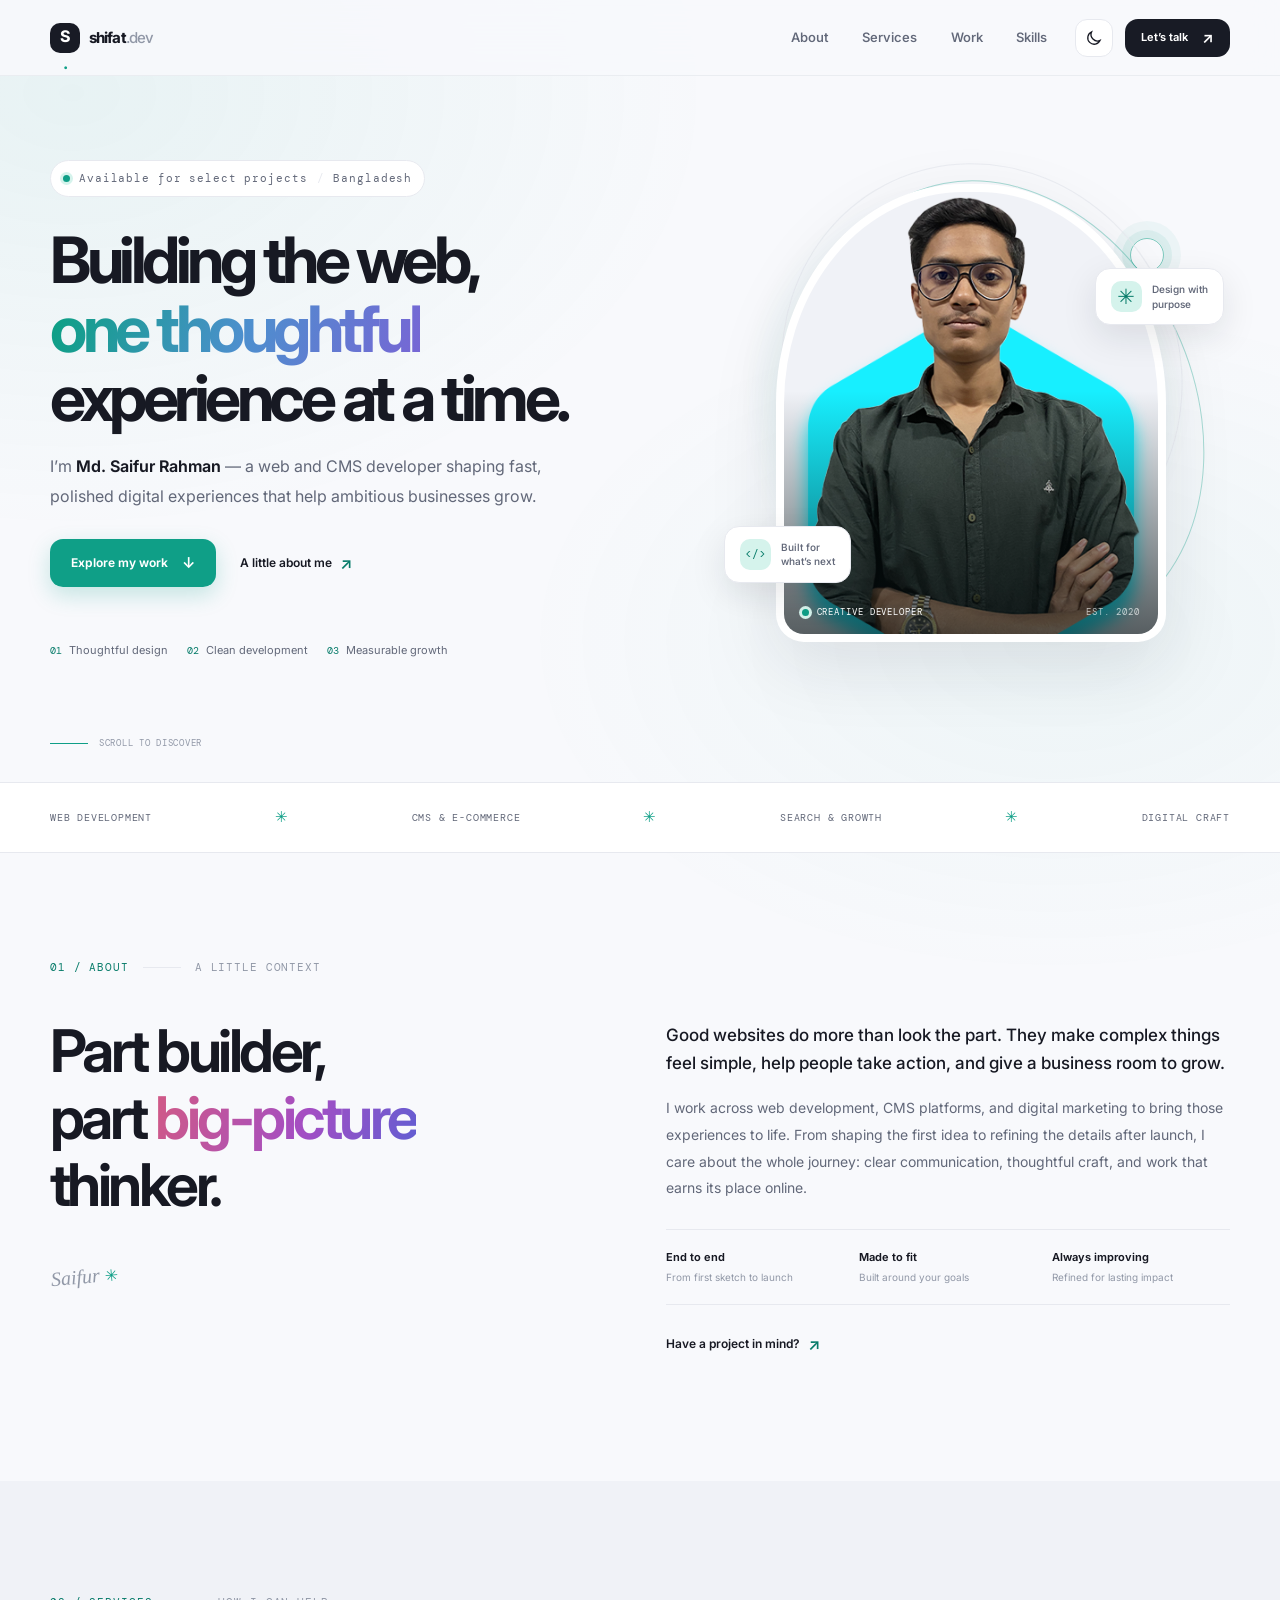
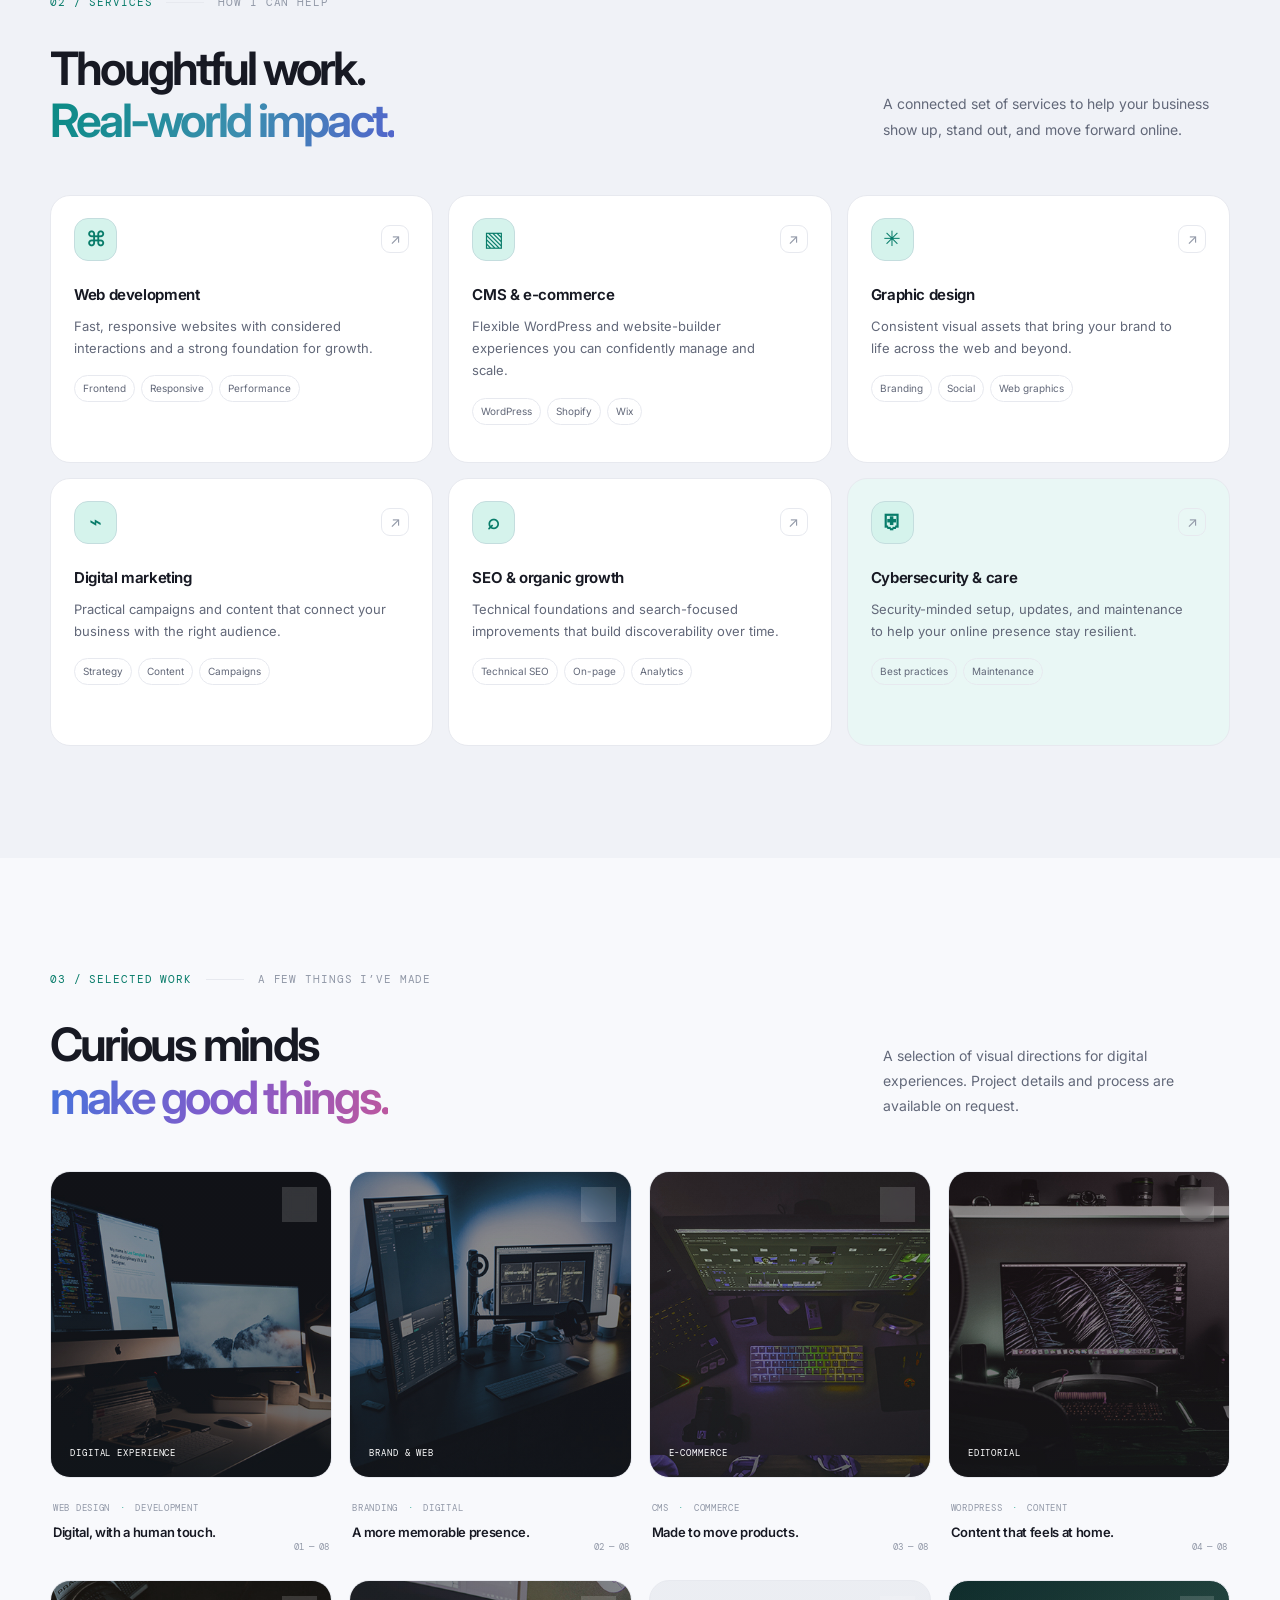
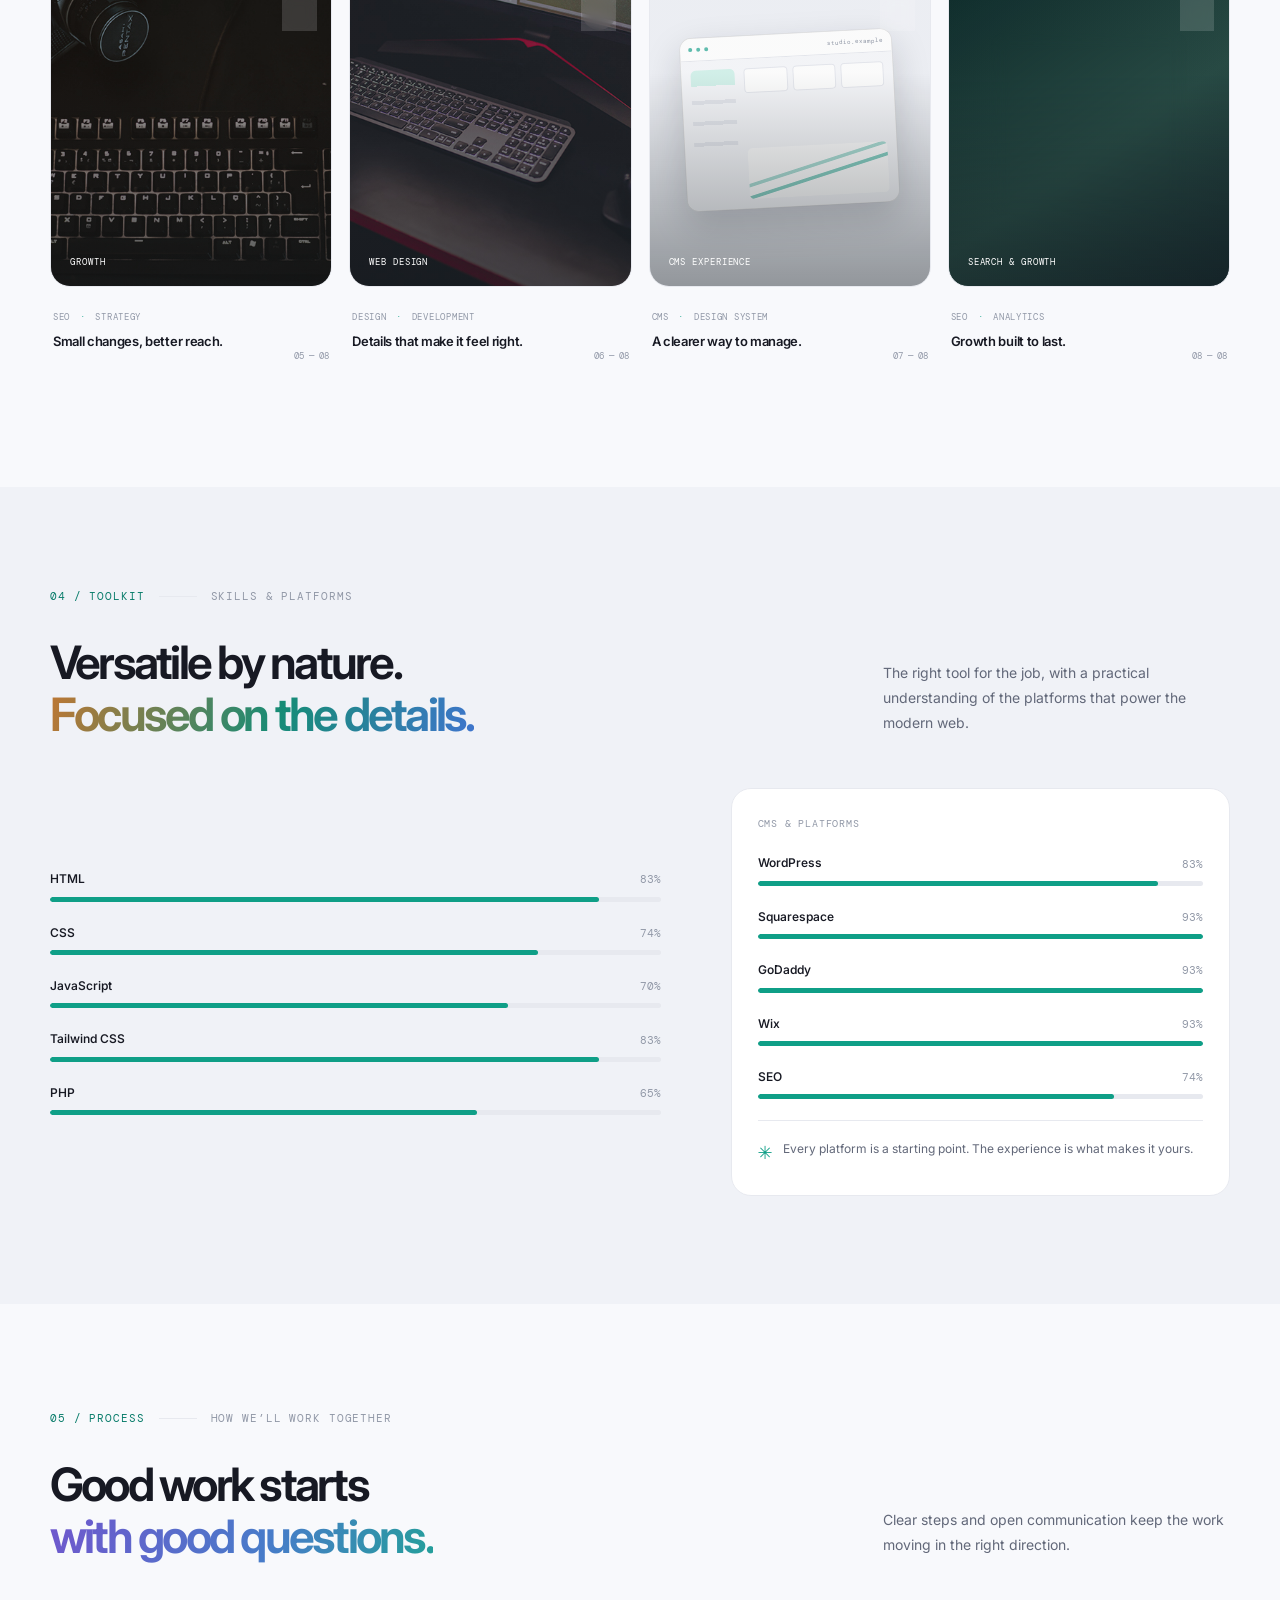
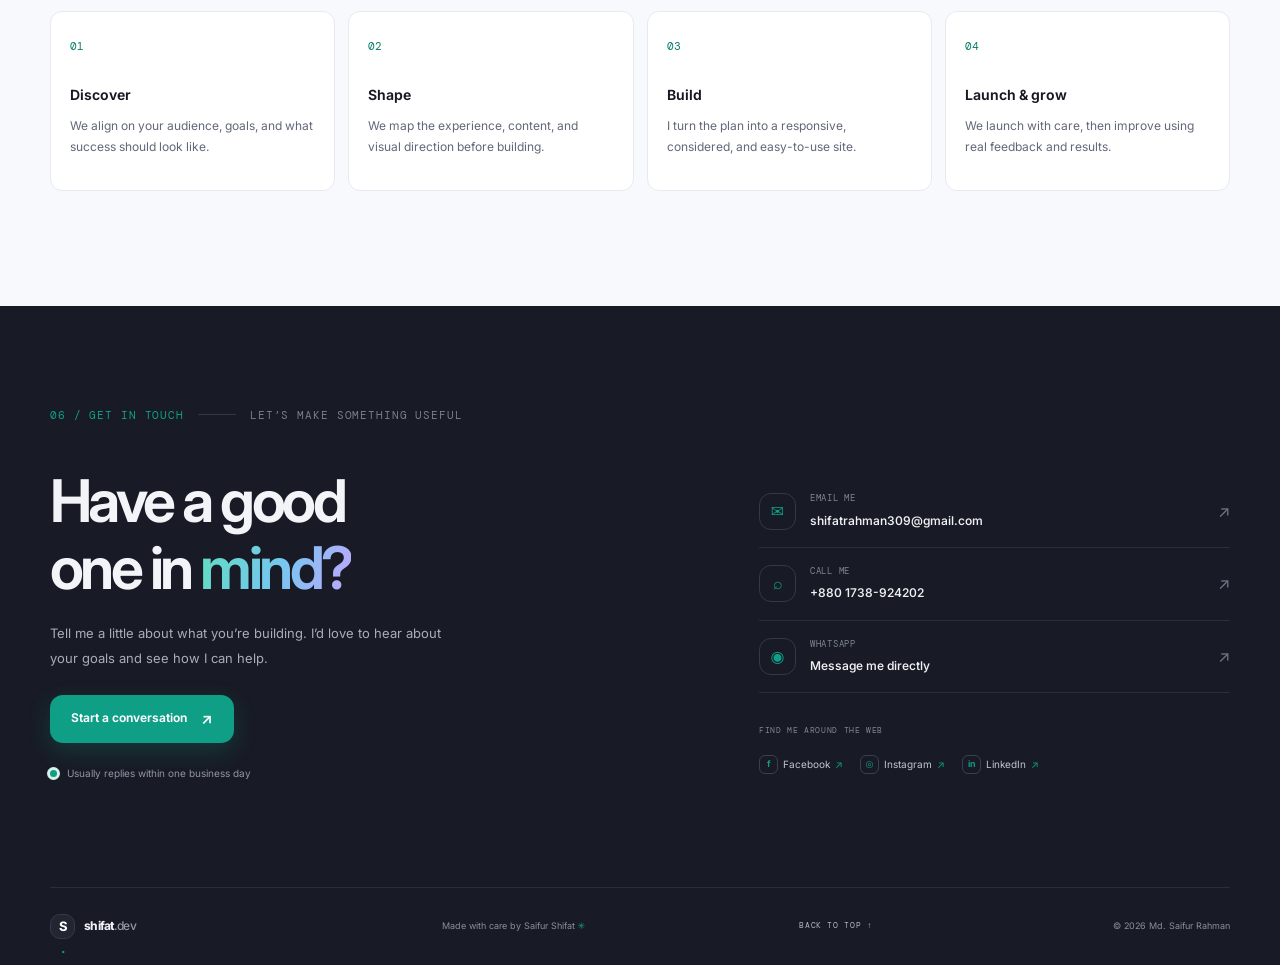
<file: index.html>
<!doctype html>
<html lang="en">

<head>
  <meta charset="utf-8">
  <meta name="viewport" content="width=device-width, initial-scale=1"> 
  <meta name="theme-color" content="#f8f9fc">
  <meta name="description"
    content="Md. Saifur Rahman — web and CMS developer creating thoughtful websites, e-commerce experiences, and digital growth strategies.">
  <title>Shifat Saifur — Web & CMS Developer</title>
  <link rel="icon" href="/images/icon.png" type="image/png">
  <link rel="preconnect" href="https://fonts.googleapis.com">
  <link rel="preconnect" href="https://fonts.gstatic.com" crossorigin>
  <link
    href="https://fonts.googleapis.com/css2?family=DM+Mono:wght@400;500&family=Inter:wght@400;500;600;700;800&display=swap"
    rel="stylesheet">
  <link rel="stylesheet" href="style.css">
</head>

<body>
  <a class="skip-link" href="#main">Skip to content</a>
  <header class="site-header">
    <a class="brand" href="#home" aria-label="Shifat Saifur home"><span
        class="brand-mark">S<span>.</span></span><span>shifat<span class="brand-muted">.dev</span></span></a>
    <button class="menu-toggle icon-button" type="button" aria-label="Open navigation" aria-expanded="false"
      aria-controls="site-nav"><span></span><span></span></button>
    <nav class="site-nav" id="site-nav" aria-label="Main navigation">
      <a href="#about">About</a><a href="#services">Services</a><a href="#work">Work</a><a href="#skills">Skills</a>
    </nav>
    <div class="header-actions">
      <button class="theme-toggle icon-button" type="button" aria-label="Switch color theme"
        title="Switch color theme"><svg class="theme-icon" viewBox="0 0 24 24" aria-hidden="true">
          <circle cx="12" cy="12" r="4"></circle>
          <path
            d="M12 2v2m0 16v2M4.93 4.93l1.42 1.42m11.3 11.3 1.42 1.42M2 12h2m16 0h2M4.93 19.07l1.42-1.42m11.3-11.3 1.42-1.42">
          </path>
        </svg></button>
      <a class="button button-small button-dark button-pulse" href="#contact">Let’s talk <span
          aria-hidden="true">↗</span></a>
    </div>
  </header>

  <main id="main">
    <section class="hero section-wrap" id="home">
      <div class="hero-copy reveal">
        <div class="eyebrow"><span class="status-dot"></span> Available for select projects <span
            class="eyebrow-divider">/</span> Bangladesh</div>
        <h1>Building the web,<br><span class="text-gradient">one thoughtful</span><br>experience at a time.</h1>
        <p class="hero-lede">I’m <strong>Md. Saifur Rahman</strong> — a web and CMS developer shaping fast, polished
          digital experiences that help ambitious businesses grow.</p>
        <div class="hero-actions"><a class="button button-primary button-pulse" href="#work">Explore my work <span
              aria-hidden="true">↓</span></a><a class="text-link" href="#about">A little about me <span
              aria-hidden="true">↗</span></a></div>
        <div class="hero-meta"><span><span class="meta-mark">01</span> Thoughtful design</span><span><span
              class="meta-mark">02</span> Clean development</span><span><span class="meta-mark">03</span> Measurable
            growth</span></div>
      </div>
      <div class="hero-visual reveal reveal-delay" aria-label="Portrait of Saifur Shifat">
        <div class="portrait-frame"><img src="/images/shifat.png" alt="Saifur Shifat" fetchpriority="high">
          <div class="portrait-shade"></div>
          <div class="portrait-caption"><span class="caption-dot"></span><span>CREATIVE DEVELOPER</span><span
              class="caption-year">EST. 2020</span></div>
        </div>
        <div class="orbit orbit-one"></div>
        <div class="orbit orbit-two"></div>
        <div class="floating-note note-top"><span class="note-icon">✳</span><span>Design with<br>purpose</span></div>
        <div class="floating-note note-bottom"><span class="note-icon note-code">&lt;/&gt;</span><span>Built
            for<br>what’s next</span></div>
      </div>
      <a class="scroll-cue reveal" href="#about"><span class="scroll-line"></span> SCROLL TO DISCOVER</a>
    </section>

    <section class="intro-band reveal" aria-label="Areas of focus">
      <div class="section-wrap intro-inner"><span>WEB DEVELOPMENT</span><i>✳</i><span>CMS &
          E-COMMERCE</span><i>✳</i><span>SEARCH & GROWTH</span><i>✳</i><span>DIGITAL CRAFT</span></div>
    </section>

    <section class="section section-wrap about-section" id="about">
      <div class="section-kicker reveal"><span>01 / ABOUT</span><span class="kicker-line"></span><span>A little
          context</span></div>
      <div class="about-grid">
        <div class="about-heading reveal">
          <h2>Part builder,<br>part <span class="text-gradient">big-picture</span><br>thinker.</h2>
          <div class="signature">Saifur <span>✳</span></div>
        </div>
        <div class="about-body reveal reveal-delay">
          <p class="body-lede">Good websites do more than look the part. They make complex things feel simple, help
            people take action, and give a business room to grow.</p>
          <p>I work across web development, CMS platforms, and digital marketing to bring those experiences to life.
            From shaping the first idea to refining the details after launch, I care about the whole journey: clear
            communication, thoughtful craft, and work that earns its place online.</p>
          <div class="about-facts">
            <div><strong>End to end</strong><span>From first sketch to launch</span></div>
            <div><strong>Made to fit</strong><span>Built around your goals</span></div>
            <div><strong>Always improving</strong><span>Refined for lasting impact</span></div>
          </div><a class="text-link" href="#contact">Have a project in mind? <span aria-hidden="true">↗</span></a>
        </div>
      </div>
    </section>

    <section class="section services-section" id="services">
      <div class="section-wrap">
        <div class="section-kicker reveal"><span>02 / SERVICES</span><span class="kicker-line"></span><span>How I can
            help</span></div>
        <div class="section-heading-row reveal">
          <h2>Thoughtful work.<br><span class="text-gradient">Real-world impact.</span></h2>
          <p>A connected set of services to help your business show up, stand out, and move forward online.</p>
        </div>
        <div class="service-grid">
          <article class="service-card reveal">
            <div class="card-top"><span class="service-symbol" aria-hidden="true">⌘</span><span class="service-icon"
                aria-hidden="true">↗</span></div>
            <h3>Web development</h3>
            <p>Fast, responsive websites with considered interactions and a strong foundation for growth.</p>
            <div class="tag-row"><span>Frontend</span><span>Responsive</span><span>Performance</span></div>
          </article>
          <article class="service-card reveal reveal-delay">
            <div class="card-top"><span class="service-symbol" aria-hidden="true">▧</span><span class="service-icon"
                aria-hidden="true">↗</span></div>
            <h3>CMS & e-commerce</h3>
            <p>Flexible WordPress and website-builder experiences you can confidently manage and scale.</p>
            <div class="tag-row"><span>WordPress</span><span>Shopify</span><span>Wix</span></div>
          </article>
          <article class="service-card reveal">
            <div class="card-top"><span class="service-symbol" aria-hidden="true">✳</span><span class="service-icon"
                aria-hidden="true">↗</span></div>
            <h3>Graphic design</h3>
            <p>Consistent visual assets that bring your brand to life across the web and beyond.</p>
            <div class="tag-row"><span>Branding</span><span>Social</span><span>Web graphics</span></div>
          </article>
          <article class="service-card reveal reveal-delay">
            <div class="card-top"><span class="service-symbol" aria-hidden="true">⌁</span><span class="service-icon"
                aria-hidden="true">↗</span></div>
            <h3>Digital marketing</h3>
            <p>Practical campaigns and content that connect your business with the right audience.</p>
            <div class="tag-row"><span>Strategy</span><span>Content</span><span>Campaigns</span></div>
          </article>
          <article class="service-card reveal">
            <div class="card-top"><span class="service-symbol" aria-hidden="true">⌕</span><span class="service-icon"
                aria-hidden="true">↗</span></div>
            <h3>SEO & organic growth</h3>
            <p>Technical foundations and search-focused improvements that build discoverability over time.</p>
            <div class="tag-row"><span>Technical SEO</span><span>On-page</span><span>Analytics</span></div>
          </article>
          <article class="service-card service-card-accent reveal reveal-delay">
            <div class="card-top"><span class="service-symbol" aria-hidden="true">⛨</span><span class="service-icon"
                aria-hidden="true">↗</span></div>
            <h3>Cybersecurity & care</h3>
            <p>Security-minded setup, updates, and maintenance to help your online presence stay resilient.</p>
            <div class="tag-row"><span>Best practices</span><span>Maintenance</span></div>
          </article>
        </div>
      </div>
    </section>

    <section class="section section-wrap work-section" id="work">
      <div class="section-kicker reveal"><span>03 / SELECTED WORK</span><span class="kicker-line"></span><span>A few
          things I’ve made</span></div>
      <div class="section-heading-row reveal">
        <h2>Curious minds<br><span class="text-gradient">make good things.</span></h2>
        <p>A selection of visual directions for digital experiences. Project details and process are available on
          request.</p>
      </div>
      <div class="work-grid">
        <article class="work-card reveal"><a href="#contact" aria-label="Discuss a project like this">
            <div class="work-image work-image-one"><img src="/images/portfolio1.jpg"
                alt="Abstract web design project preview" loading="lazy"><span class="work-image-label">DIGITAL
                EXPERIENCE</span><span class="work-open">↗</span></div>
            <div class="work-info">
              <div><span class="work-type">WEB DESIGN <i>·</i> DEVELOPMENT</span>
                <h3>Digital, with a human touch.</h3>
              </div><span class="work-index">01 — 08</span>
            </div>
          </a></article>
        <article class="work-card reveal reveal-delay"><a href="#contact" aria-label="Discuss a project like this">
            <div class="work-image work-image-two"><img src="/images/portfolio2.jpg"
                alt="Creative website project preview" loading="lazy"><span class="work-image-label">BRAND &
                WEB</span><span class="work-open">↗</span></div>
            <div class="work-info">
              <div><span class="work-type">BRANDING <i>·</i> DIGITAL</span>
                <h3>A more memorable presence.</h3>
              </div><span class="work-index">02 — 08</span>
            </div>
          </a></article>
        <article class="work-card reveal"><a href="#contact" aria-label="Discuss a project like this">
            <div class="work-image work-image-three"><img src="/images/portfolio3.jpg"
                alt="E-commerce website project preview" loading="lazy"><span
                class="work-image-label">E-COMMERCE</span><span class="work-open">↗</span></div>
            <div class="work-info">
              <div><span class="work-type">CMS <i>·</i> COMMERCE</span>
                <h3>Made to move products.</h3>
              </div><span class="work-index">03 — 08</span>
            </div>
          </a></article>
        <article class="work-card reveal reveal-delay"><a href="#contact" aria-label="Discuss a project like this">
            <div class="work-image work-image-four"><img src="/images/portfolio4.jpg"
                alt="Editorial website project preview" loading="lazy"><span
                class="work-image-label">EDITORIAL</span><span class="work-open">↗</span></div>
            <div class="work-info">
              <div><span class="work-type">WORDPRESS <i>·</i> CONTENT</span>
                <h3>Content that feels at home.</h3>
              </div><span class="work-index">04 — 08</span>
            </div>
          </a></article>
        <article class="work-card reveal"><a href="#contact" aria-label="Discuss a project like this">
            <div class="work-image work-image-five"><img src="/images/portfolio5.jpg"
                alt="Digital campaign project preview" loading="lazy"><span class="work-image-label">GROWTH</span><span
                class="work-open">↗</span></div>
            <div class="work-info">
              <div><span class="work-type">SEO <i>·</i> STRATEGY</span>
                <h3>Small changes, better reach.</h3>
              </div><span class="work-index">05 — 08</span>
            </div>
          </a></article>
        <article class="work-card reveal reveal-delay"><a href="#contact" aria-label="Discuss a project like this">
            <div class="work-image work-image-six"><img src="/images/portfolio6.jpg"
                alt="Creative web project preview" loading="lazy"><span class="work-image-label">WEB DESIGN</span><span
                class="work-open">↗</span></div>
            <div class="work-info">
              <div><span class="work-type">DESIGN <i>·</i> DEVELOPMENT</span>
                <h3>Details that make it feel right.</h3>
              </div><span class="work-index">06 — 08</span>
            </div>
          </a></article>
        <article class="work-card reveal"><a href="#contact" aria-label="Discuss a project like this">
            <div class="work-image work-image-seven">
              <div class="mock-browser">
                <div class="mock-browser-bar"><i></i><i></i><i></i><span>studio.example</span></div>
                <div class="mock-browser-body">
                  <div class="mock-side"></div>
                  <div class="mock-dashboard"><span></span><span></span><span></span><b></b></div>
                </div>
              </div><span class="work-image-label">CMS EXPERIENCE</span><span class="work-open">↗</span>
            </div>
            <div class="work-info">
              <div><span class="work-type">CMS <i>·</i> DESIGN SYSTEM</span>
                <h3>A clearer way to manage.</h3>
              </div><span class="work-index">07 — 08</span>
            </div>
          </a></article>
        <article class="work-card reveal reveal-delay"><a href="#contact" aria-label="Discuss a project like this">
            <div class="work-image work-image-eight">
              <div class="mock-report"><span class="mock-report-label">ORGANIC REACH</span><strong>+38.6%</strong>
                <div class="mock-chart">
                  <i></i><i></i><i></i><i></i><i></i><i></i><i></i><i></i><i></i><i></i><i></i><i></i></div><span
                  class="mock-report-foot">STEADY GROWTH · LAST 90 DAYS</span>
              </div><span class="work-image-label">SEARCH & GROWTH</span><span class="work-open">↗</span>
            </div>
            <div class="work-info">
              <div><span class="work-type">SEO <i>·</i> ANALYTICS</span>
                <h3>Growth built to last.</h3>
              </div><span class="work-index">08 — 08</span>
            </div>
          </a></article>
      </div>
    </section>

    <section class="skills-section" id="skills">
      <div class="section section-wrap">
        <div class="section-kicker reveal"><span>04 / TOOLKIT</span><span class="kicker-line"></span><span>Skills &
            platforms</span></div>
        <div class="section-heading-row reveal">
          <h2>Versatile by nature.<br><span class="text-gradient">Focused on the details.</span></h2>
          <p>The right tool for the job, with a practical understanding of the platforms that power the modern web.</p>
        </div>
        <div class="skills-layout">
          <div class="skills-list reveal" aria-label="Development and platform skills">
            <div class="skill-row" data-value="90">
              <div class="skill-label"><span>HTML</span><span class="skill-value-text"><span
                    class="skill-count">0</span>%</span></div>
              <div class="skill-track"><span class="skill-fill"></span></div>
            </div>
            <div class="skill-row" data-value="80">
              <div class="skill-label"><span>CSS</span><span class="skill-value-text"><span
                    class="skill-count">0</span>%</span></div>
              <div class="skill-track"><span class="skill-fill"></span></div>
            </div>
            <div class="skill-row" data-value="75">
              <div class="skill-label"><span>JavaScript</span><span class="skill-value-text"><span
                    class="skill-count">0</span>%</span></div>
              <div class="skill-track"><span class="skill-fill"></span></div>
            </div>
            <div class="skill-row" data-value="90">
              <div class="skill-label"><span>Tailwind CSS</span><span class="skill-value-text"><span
                    class="skill-count">0</span>%</span></div>
              <div class="skill-track"><span class="skill-fill"></span></div>
            </div>
            <div class="skill-row" data-value="70">
              <div class="skill-label"><span>PHP</span><span class="skill-value-text"><span
                    class="skill-count">0</span>%</span></div>
              <div class="skill-track"><span class="skill-fill"></span></div>
            </div>
          </div>
          <div class="platform-card skills-list reveal reveal-delay" aria-label="CMS, website builder, and SEO skills">
            <span class="platform-label">CMS & PLATFORMS</span>
            <div class="skill-row" data-value="90">
              <div class="skill-label"><span>WordPress</span><span class="skill-value-text"><span
                    class="skill-count">0</span>%</span></div>
              <div class="skill-track"><span class="skill-fill"></span></div>
            </div>
            <div class="skill-row" data-value="100">
              <div class="skill-label"><span>Squarespace</span><span class="skill-value-text"><span
                    class="skill-count">0</span>%</span></div>
              <div class="skill-track"><span class="skill-fill"></span></div>
            </div>
            <div class="skill-row" data-value="100">
              <div class="skill-label"><span>GoDaddy</span><span class="skill-value-text"><span
                    class="skill-count">0</span>%</span></div>
              <div class="skill-track"><span class="skill-fill"></span></div>
            </div>
            <div class="skill-row" data-value="100">
              <div class="skill-label"><span>Wix</span><span class="skill-value-text"><span
                    class="skill-count">0</span>%</span></div>
              <div class="skill-track"><span class="skill-fill"></span></div>
            </div>
            <div class="skill-row" data-value="80">
              <div class="skill-label"><span>SEO</span><span class="skill-value-text"><span
                    class="skill-count">0</span>%</span></div>
              <div class="skill-track"><span class="skill-fill"></span></div>
            </div>
            <div class="platform-note"><span class="platform-spark">✳</span>
              <p>Every platform is a starting point. The experience is what makes it yours.</p>
            </div>
          </div>
        </div>
      </div>
    </section>

    <section class="section section-wrap process-section" id="process">
      <div class="section-kicker reveal"><span>05 / PROCESS</span><span class="kicker-line"></span><span>How we’ll work
          together</span></div>
      <div class="section-heading-row reveal">
        <h2>Good work starts<br><span class="text-gradient">with good questions.</span></h2>
        <p>Clear steps and open communication keep the work moving in the right direction.</p>
      </div>
      <div class="process-grid">
        <article class="process-step reveal"><span>01</span>
          <h3>Discover</h3>
          <p>We align on your audience, goals, and what success should look like.</p>
        </article>
        <article class="process-step reveal reveal-delay"><span>02</span>
          <h3>Shape</h3>
          <p>We map the experience, content, and visual direction before building.</p>
        </article>
        <article class="process-step reveal"><span>03</span>
          <h3>Build</h3>
          <p>I turn the plan into a responsive, considered, and easy-to-use site.</p>
        </article>
        <article class="process-step reveal reveal-delay"><span>04</span>
          <h3>Launch & grow</h3>
          <p>We launch with care, then improve using real feedback and results.</p>
        </article>
      </div>
    </section>

    <section class="contact-section" id="contact">
      <div class="section section-wrap">
        <div class="section-kicker reveal"><span>06 / GET IN TOUCH</span><span class="kicker-line"></span><span>Let’s
            make something useful</span></div>
        <div class="contact-grid">
          <div class="contact-copy reveal">
            <h2>Have a good<br>one in <span class="text-gradient">mind?</span></h2>
            <p>Tell me a little about what you’re building. I’d love to hear about your goals and see how I can help.
            </p><a class="button button-primary button-pulse" href="https://wa.me/8801738924202" target="_blank"
              rel="noreferrer">Start a conversation <span aria-hidden="true">↗</span></a>
            <div class="contact-availability"><span class="status-dot"></span> Usually replies within one business day
            </div>
          </div>
          <div class="contact-details reveal reveal-delay"><a class="contact-link"
              href="mailto:shifatrahman309@gmail.com"><span class="contact-link-icon">✉</span><span><small>EMAIL
                  ME</small><strong>shifatrahman309@gmail.com</strong></span><span class="contact-arrow">↗</span></a><a
              class="contact-link" href="tel:+8801738924202"><span class="contact-link-icon">⌕</span><span><small>CALL
                  ME</small><strong>+880 1738-924202</strong></span><span class="contact-arrow">↗</span></a><a
              class="contact-link" href="https://wa.me/8801738924202" target="_blank" rel="noreferrer"><span
                class="contact-link-icon">◉</span><span><small>WHATSAPP</small><strong>Message me
                  directly</strong></span><span class="contact-arrow">↗</span></a>
            <div class="social-block"><span>FIND ME AROUND THE WEB</span>
              <div class="social-links"><a href="https://www.facebook.com/saifur.shifat.2025/" target="_blank"
                  rel="noreferrer"><i aria-hidden="true">f</i> Facebook <span>↗</span></a><a
                  href="https://www.instagram.com/mdsaifursva" target="_blank" rel="noreferrer"><i
                    aria-hidden="true">◎</i> Instagram <span>↗</span></a><a
                  href="https://www.linkedin.com/in/md-saifur-rahman-885097380/" target="_blank" rel="noreferrer"><i
                    aria-hidden="true">in</i> LinkedIn <span>↗</span></a></div>
            </div>
          </div>
        </div>
      </div>
    </section>
  </main>
  <footer class="site-footer">
    <div class="section-wrap footer-inner reveal"><a class="brand" href="#home"><span
          class="brand-mark">S<span>.</span></span><span>shifat<span
            class="brand-muted">.dev</span></span></a><span>Made with care by Saifur Shifat <span
          class="footer-heart">✳</span></span><a class="back-top" href="#home">BACK TO TOP ↑</a><span
        class="copyright">© <span id="year"></span> Md. Saifur Rahman</span></div>
  </footer>
  <script src="script.js" defer></script>
</body>

</html>
</file>
<file: style.css>
:root {
  color-scheme: light;
  --bg: #f8f9fc;
  --surface: #fff;
  --surface-muted: #f0f2f7;
  --surface-tint: #e9f7f5;
  --text: #171923;
  --text-secondary: #626879;
  --text-tertiary: #9198a7;
  --border: #e7e9ef;
  --accent: #0f9f87;
  --accent-strong: #087c6a;
  --accent-soft: #d5f3ec;
  --accent-ink: #113d37;
  --dark: #181b25;
  --shadow: 0 24px 70px rgba(25, 33, 49, .1);
  --font-sans: 'Inter', ui-sans-serif, system-ui, -apple-system, BlinkMacSystemFont, 'Segoe UI', sans-serif;
  --font-mono: 'DM Mono', ui-monospace, monospace;
  --radius-sm: 12px;
  --radius-md: 20px;
  --radius-lg: 28px;
  --page-width: 1180px;
}

[data-theme="dark"] {
  color-scheme: dark;
  --bg: #11131a;
  --surface: #191c25;
  --surface-muted: #202430;
  --surface-tint: #172b2b;
  --text: #f1f2f6;
  --text-secondary: #a1a7b7;
  --text-tertiary: #747c8e;
  --border: #2a2e3a;
  --accent: #49d3b5;
  --accent-strong: #6be1c4;
  --accent-soft: #183c37;
  --accent-ink: #d8fff6;
  --dark: #0d0f15;
  --shadow: 0 24px 80px rgba(0, 0, 0, .3);
}

* { box-sizing: border-box; }
html { overflow-x: clip; scroll-behavior: smooth; scroll-padding-top: 88px; }
body { position: relative; overflow-x: clip; margin: 0; background: var(--bg); color: var(--text); font: 400 16px/1.7 var(--font-sans); -webkit-font-smoothing: antialiased; transition: background-color .25s, color .25s; }
body::before { position: fixed; z-index: 0; inset: -12vh -10vw; background: radial-gradient(ellipse at 13% 18%, color-mix(in srgb, var(--accent) 7%, transparent), transparent 34%), radial-gradient(ellipse at 77% 67%, color-mix(in srgb, var(--accent) 5%, transparent), transparent 32%); content: ''; pointer-events: none; transform: translate3d(0, var(--ambient-shift, 0px), 0); will-change: transform; }
body > * { position: relative; z-index: 1; }
body, button, a { font-family: var(--font-sans); }
button, a { color: inherit; }
a { text-decoration: none; }
button { font: inherit; }
img { display: block; max-width: 100%; }
::selection { background: var(--accent); color: #fff; }
.section-wrap { width: min(var(--page-width), calc(100% - 64px)); margin-inline: auto; }
.skip-link { position: fixed; z-index: 200; top: 10px; left: 10px; transform: translateY(-150%); padding: 10px 14px; border-radius: 10px; color: #fff; background: var(--dark); }
.skip-link:focus { transform: translateY(0); }

.site-header { position: sticky; top: 0; z-index: 100; display: flex; height: 76px; align-items: center; justify-content: space-between; gap: 28px; padding: 0 max(32px, calc((100vw - var(--page-width)) / 2)); border-bottom: 1px solid color-mix(in srgb, var(--border) 78%, transparent); background: color-mix(in srgb, var(--bg) 88%, transparent); backdrop-filter: blur(18px); }
.brand { display: inline-flex; align-items: center; gap: 9px; color: var(--text); font-size: 15px; font-weight: 750; letter-spacing: -.06em; white-space: nowrap; }
.brand-mark { display: grid; width: 30px; height: 30px; place-items: center; border-radius: 10px; background: var(--dark); color: #fff; font-size: 16px; letter-spacing: -.1em; }
.brand-mark span { color: var(--accent); }
.brand-muted { color: var(--text-tertiary); font-weight: 500; }
.site-nav, .header-actions { display: flex; align-items: center; }
.site-nav { gap: clamp(18px, 2.6vw, 36px); margin-left: auto; }
.site-nav a { color: var(--text-secondary); font-size: 13px; font-weight: 550; transition: color .2s; }
.site-nav a:hover, .site-nav a.active { color: var(--accent-strong); }
.header-actions { gap: 12px; }
.icon-button { display: grid; width: 38px; height: 38px; place-items: center; border: 1px solid var(--border); border-radius: 12px; background: var(--surface); cursor: pointer; transition: border-color .2s, transform .2s; }
.icon-button:hover { transform: translateY(-1px); border-color: var(--accent); }
.theme-icon { width: 18px; height: 18px; fill: none; stroke: currentColor; stroke-width: 1.7; stroke-linecap: round; }
.menu-toggle { display: none; }
.button { display: inline-flex; min-height: 48px; align-items: center; justify-content: center; gap: 14px; padding: 0 20px; border: 1px solid transparent; border-radius: 13px; font-size: 12px; font-weight: 650; transition: transform .2s, background .2s, box-shadow .2s; }
.button:hover { transform: translateY(-2px); }
.button-small { min-height: 38px; padding-inline: 15px; font-size: 11px; }
.button-dark { background: var(--dark); color: #fff; }
.button-dark:hover { box-shadow: 0 8px 22px rgba(20, 23, 32, .16); }
.button-primary { background: var(--accent); color: #fff; box-shadow: 0 8px 22px color-mix(in srgb, var(--accent) 22%, transparent); }
[data-theme="dark"] .button-primary { color: #0c211d; }
.button-primary:hover { background: var(--accent-strong); box-shadow: 0 10px 27px color-mix(in srgb, var(--accent) 32%, transparent); }
.button span { font-size: 15px; }
.button-pulse { animation: button-breathe 3.6s ease-in-out infinite; }
@keyframes button-breathe { 0%, 100% { box-shadow: 0 8px 22px color-mix(in srgb, var(--accent) 20%, transparent); } 50% { box-shadow: 0 10px 30px color-mix(in srgb, var(--accent) 40%, transparent); } }
.site-header .button-pulse > span { display: inline-block; animation: cta-arrow 1.1s ease-in-out infinite; }
@keyframes cta-arrow { 0%, 100% { transform: translate(0, 0); } 50% { transform: translate(3px, -2px); } }

.hero { position: relative; display: grid; min-height: 640px; grid-template-columns: 1.08fr .92fr; align-items: center; gap: 52px; padding-top: 66px; padding-bottom: 98px; }
.hero-copy { position: relative; z-index: 2; padding: 18px 0 24px; }
.eyebrow, .section-kicker, .work-type, .platform-label, .social-block > span, .contact-link small, .back-top, .scroll-cue { font-family: var(--font-mono); font-size: 11px; letter-spacing: .08em; }
.eyebrow { display: inline-flex; align-items: center; gap: 9px; padding: 8px 12px; border: 1px solid var(--border); border-radius: 999px; background: var(--surface); color: var(--text-secondary); }
.status-dot, .caption-dot { display: inline-block; width: 7px; height: 7px; flex: 0 0 auto; border-radius: 50%; background: var(--accent); box-shadow: 0 0 0 3px var(--accent-soft); }
.eyebrow-divider { color: var(--border); }
h1, h2, h3, p { margin-top: 0; }
.hero h1 { margin: 28px 0 20px; font-size: clamp(40px, 5vw, 64px); font-weight: 700; line-height: 1.08; letter-spacing: -.07em; }
.text-gradient { background: linear-gradient(110deg, var(--accent-strong), #6655c8); background-clip: text; color: transparent; -webkit-background-clip: text; -webkit-text-fill-color: transparent; }
.hero .text-gradient { background-image: linear-gradient(110deg, #0f9f87 5%, #4d8fce 53%, #7865d5); }
.about-section .text-gradient { background-image: linear-gradient(110deg, #d25a84, #a34ec4 58%, #615ed2); }
.services-section .text-gradient { background-image: linear-gradient(110deg, #098b84, #3b8eaf 55%, #5365cc); }
.work-section .text-gradient { background-image: linear-gradient(110deg, #4674dc, #855ac9 55%, #bd579e); }
.skills-section .text-gradient { background-image: linear-gradient(110deg, #bf7733, #168c76 54%, #4075ce); }
.process-section .text-gradient { background-image: linear-gradient(110deg, #7057cd, #477cc9 58%, #249f9a); }
.contact-section .text-gradient { background-image: linear-gradient(110deg, #61ddbd, #75c7ef 52%, #c2a6ff); }
.hero-lede { max-width: 510px; margin-bottom: 28px; color: var(--text-secondary); font-size: 16px; line-height: 1.85; }
.hero-lede strong { color: var(--text); font-weight: 650; }
.hero-actions { display: flex; align-items: center; gap: 24px; }
.text-link { display: inline-flex; align-items: center; gap: 8px; color: var(--text); font-size: 12px; font-weight: 600; }
.text-link span { color: var(--accent-strong); font-size: 16px; transition: transform .2s; }
.text-link:hover span { transform: translate(2px, -2px); }
.hero-meta { display: flex; flex-wrap: wrap; gap: 19px; margin-top: 54px; color: var(--text-secondary); font-size: 11px; }
.hero-meta > span { display: inline-flex; align-items: center; gap: 7px; }
.meta-mark { color: var(--accent-strong); font: 10px var(--font-mono); }
.hero-visual { position: relative; isolation: isolate; width: min(100%, 430px); justify-self: center; padding: 20px; }
.hero-visual::before, .hero-visual::after { position: absolute; z-index: -1; border-radius: 44% 56% 65% 35% / 40% 37% 63% 60%; content: ''; pointer-events: none; }
.hero-visual::before { inset: 7% 0 6%; background: radial-gradient(ellipse at 48% 48%, color-mix(in srgb, var(--accent) 28%, transparent), color-mix(in srgb, var(--accent) 10%, transparent) 46%, transparent 72%); filter: blur(15px); animation: cozy-morph 11s ease-in-out infinite alternate; }
.hero-visual::after { top: 15%; right: 5%; width: 32px; height: 32px; border: 1px solid color-mix(in srgb, var(--accent) 52%, transparent); border-radius: 50%; box-shadow: 0 0 0 8px color-mix(in srgb, var(--accent) 8%, transparent), 0 0 0 17px color-mix(in srgb, var(--accent) 5%, transparent); animation: cozy-orbit 8s ease-in-out infinite; }
@keyframes cozy-morph { 0% { border-radius: 44% 56% 65% 35% / 40% 37% 63% 60%; transform: scale(.96) rotate(-4deg); } 100% { border-radius: 61% 39% 42% 58% / 57% 44% 56% 43%; transform: scale(1.06) rotate(5deg); } }
@keyframes cozy-orbit { 0%, 100% { transform: translate(0, 0) scale(.92); opacity: .65; } 50% { transform: translate(12px, 15px) scale(1.1); opacity: 1; } }
.portrait-frame { position: relative; z-index: 1; width: 100%; aspect-ratio: .85; overflow: hidden; border: 8px solid var(--surface); border-radius: 48% 48% 28px 28px; background: var(--surface-muted); box-shadow: var(--shadow); }
.portrait-frame img { width: 100%; height: 100%; object-fit: cover; object-position: 50% 20%; }
.portrait-shade { position: absolute; inset: 45% 0 0; background: linear-gradient(transparent, rgba(8, 18, 20, .66)); }
.portrait-caption { position: absolute; right: 18px; bottom: 16px; left: 18px; display: flex; align-items: center; gap: 8px; color: #fff; font: 9px var(--font-mono); letter-spacing: .1em; }
.caption-year { margin-left: auto; color: rgba(255,255,255,.7); }
.orbit { position: absolute; border: 1px solid color-mix(in srgb, var(--accent) 34%, transparent); border-radius: 50%; transform: rotate(-25deg); }
.orbit-one { top: 8px; right: -8px; width: 86%; height: 95%; animation: orbit-breathe 9s ease-in-out infinite alternate; }
.orbit-two { top: -3px; right: 6px; width: 92%; height: 85%; border-color: color-mix(in srgb, var(--border) 82%, transparent); animation: orbit-breathe 12s ease-in-out infinite alternate-reverse; }
@keyframes orbit-breathe { from { transform: rotate(-28deg) scale(.98); } to { transform: rotate(-18deg) scale(1.025); } }
.floating-note { position: absolute; z-index: 2; display: flex; align-items: center; gap: 10px; padding: 12px 15px; border: 1px solid var(--border); border-radius: 15px; background: var(--surface); box-shadow: 0 12px 35px rgba(24, 29, 43, .1); color: var(--text-secondary); font-size: 10px; font-weight: 550; line-height: 1.45; }
.note-top { top: 21%; right: -38px; animation: note-float 4.8s ease-in-out infinite; }
.note-bottom { bottom: 16%; left: -32px; animation: note-float 5.4s ease-in-out infinite reverse; }
@keyframes note-float { 0%, 100% { transform: translateY(0); } 50% { transform: translateY(-7px); } }
.note-icon { display: grid; width: 31px; height: 31px; place-items: center; border-radius: 10px; background: var(--accent-soft); color: var(--accent-strong); font-size: 21px; }
.note-code { font: 11px var(--font-mono); }
.scroll-cue { position: absolute; bottom: 31px; left: 0; display: flex; align-items: center; gap: 11px; color: var(--text-tertiary); font-size: 9px; }
.scroll-line { display: inline-block; width: 38px; height: 1px; background: var(--accent); }

.intro-band { overflow: hidden; border-top: 1px solid var(--border); border-bottom: 1px solid var(--border); background: var(--surface); }
.intro-inner { display: flex; min-height: 69px; align-items: center; justify-content: space-between; gap: 20px; color: var(--text-secondary); font: 10px var(--font-mono); letter-spacing: .08em; white-space: nowrap; }
.intro-inner i { color: var(--accent); font-size: 15px; font-style: normal; }
.section { padding-top: 112px; padding-bottom: 112px; }
.section-kicker { display: flex; align-items: center; gap: 14px; color: var(--text-tertiary); text-transform: uppercase; }
.section-kicker span:first-child { color: var(--accent-strong); }
.kicker-line { width: 38px; height: 1px; background: var(--border); }
.section-heading-row { display: flex; align-items: end; justify-content: space-between; gap: 30px; margin: 30px 0 48px; }
.section-heading-row h2, .about-heading h2, .contact-copy h2 { margin: 0; font-size: clamp(32px, 3.8vw, 46px); font-weight: 650; line-height: 1.14; letter-spacing: -.06em; }
.section-heading-row > p { max-width: 345px; margin: 0 2px 5px 0; color: var(--text-secondary); font-size: 14px; line-height: 1.8; }

.about-section { padding-top: 105px; padding-bottom: 123px; }
.about-grid { display: grid; grid-template-columns: .95fr 1.05fr; gap: 9%; margin-top: 40px; }
.about-heading h2 { font-size: clamp(40px, 4.6vw, 59px); }
.signature { margin-top: 28px; color: var(--text-tertiary); font: italic 20px Georgia, serif; transform: rotate(-5deg); }
.signature span { color: var(--accent); font: 16px var(--font-sans); }
.about-body { padding-top: 4px; }
.about-body p { color: var(--text-secondary); font-size: 14px; line-height: 1.9; }
.about-body .body-lede { color: var(--text); font-size: 17px; font-weight: 500; line-height: 1.7; }
.about-facts { display: grid; grid-template-columns: repeat(3, 1fr); gap: 15px; margin: 27px 0 24px; padding: 18px 0; border-top: 1px solid var(--border); border-bottom: 1px solid var(--border); }
.about-facts div { display: flex; flex-direction: column; gap: 3px; }
.about-facts strong { font-size: 11px; font-weight: 650; }
.about-facts span { color: var(--text-tertiary); font-size: 10px; }

.services-section, .skills-section { background: var(--surface-muted); }
.service-grid { display: grid; grid-template-columns: repeat(3, 1fr); gap: 15px; }
.service-card { position: relative; min-height: 268px; padding: 22px 23px 20px; overflow: hidden; border: 1px solid var(--border); border-radius: var(--radius-md); background: var(--surface); transition: transform .25s, border-color .25s, box-shadow .25s; }
.service-card:hover { transform: translateY(-4px); border-color: color-mix(in srgb, var(--accent) 46%, var(--border)); box-shadow: 0 14px 35px rgba(30, 37, 54, .06); }
.card-top { display: flex; align-items: center; justify-content: space-between; margin-bottom: 21px; }
.service-number { color: var(--text-tertiary); font: 10px var(--font-mono); }
.service-icon { display: grid; width: 28px; height: 28px; place-items: center; border: 1px solid var(--border); border-radius: 9px; color: var(--text-tertiary); font-size: 14px; transition: transform .2s, color .2s; }
.service-card:hover .service-icon { transform: translate(2px, -2px); color: var(--accent-strong); }
.service-symbol { display: grid; width: 43px; height: 43px; margin: 0; place-items: center; border: 1px solid color-mix(in srgb, var(--accent) 16%, var(--border)); border-radius: 14px; background: var(--accent-soft); color: var(--accent-strong); font-size: 21px; font-weight: 600; }
.service-card h3 { margin-bottom: 8px; font-size: 15px; font-weight: 650; letter-spacing: -.025em; }
.service-card p { max-width: 320px; margin-bottom: 16px; color: var(--text-secondary); font-size: 13px; line-height: 1.7; }
.tag-row { display: flex; flex-wrap: wrap; gap: 6px; }
.tag-row span { padding: 4px 8px; border: 1px solid var(--border); border-radius: 999px; color: var(--text-secondary); font-size: 10px; }
.service-card-accent { background: var(--surface-tint); }

.work-section { padding-top: 112px; padding-bottom: 123px; }
.work-grid { display: grid; grid-template-columns: repeat(4, minmax(0, 1fr)); align-items: stretch; gap: 25px 17px; }
.work-card a { display: grid; height: 100%; grid-template-rows: 1fr auto; }
.work-image { position: relative; aspect-ratio: .92; overflow: hidden; border: 1px solid var(--border); border-radius: var(--radius-md); background: var(--surface-muted); }
.work-image::after { position: absolute; inset: 0; background: linear-gradient(180deg, rgba(17, 24, 29, .02) 30%, rgba(17, 24, 29, .42)); content: ''; pointer-events: none; }
.work-image img { width: 100%; height: 100%; object-fit: cover; transition: transform .5s cubic-bezier(.2,.7,.2,1); }
.work-card a:hover .work-image img { transform: scale(1.045); }
.work-image-label { position: absolute; z-index: 1; bottom: 18px; left: 19px; color: #fff; font: 9px var(--font-mono); letter-spacing: .1em; }
.work-open { position: absolute; z-index: 1; top: 15px; right: 15px; display: grid; width: 34px; height: 34px; place-items: center; border: 1px solid rgba(255,255,255,.55); border-radius: 50%; background: rgba(255,255,255,.15); color: #fff; backdrop-filter: blur(6px); transition: transform .2s; }
.work-card a:hover .work-open { transform: rotate(45deg); }
.work-info { display: flex; min-height: 77px; align-items: end; justify-content: space-between; gap: 9px; padding: 12px 3px 0; }
.work-type { color: var(--text-tertiary); font-size: 9px; }
.work-type i { padding: 0 4px; color: var(--accent); font-style: normal; }
.work-info h3 { min-height: 2.4em; margin: 5px 0 0; font-size: 13px; font-weight: 600; line-height: 1.35; letter-spacing: -.025em; }
.work-index { padding-bottom: 2px; color: var(--text-tertiary); font: 9px var(--font-mono); white-space: nowrap; }
.work-image-two img { filter: hue-rotate(20deg) saturate(.82); }
.work-image-three img { filter: hue-rotate(60deg) saturate(.86); }
.work-image-four img { filter: hue-rotate(105deg) saturate(.82); }
.work-image-five img { filter: hue-rotate(165deg) saturate(.8); }
.mock-browser { position: absolute; top: 17%; left: 12%; width: 76%; height: 57%; overflow: hidden; border: 1px solid color-mix(in srgb, var(--text) 11%, transparent); border-radius: 12px; background: var(--surface); box-shadow: 0 15px 36px rgba(20, 25, 38, .18); transform: rotate(-3deg); }
.mock-browser-bar { display: flex; height: 23px; align-items: center; gap: 4px; padding: 0 8px; border-bottom: 1px solid var(--border); background: var(--surface); }
.mock-browser-bar i { width: 4px; height: 4px; border-radius: 50%; background: var(--accent); opacity: .65; }
.mock-browser-bar span { margin-left: auto; color: var(--text-tertiary); font: 6px var(--font-mono); }
.mock-browser-body { display: flex; height: calc(100% - 23px); padding: 9px; gap: 9px; background: color-mix(in srgb, var(--surface-muted) 55%, var(--surface)); }
.mock-side { width: 23%; border-radius: 5px; background: linear-gradient(180deg, var(--accent-soft) 0 12%, transparent 12% 23%, var(--border) 23% 26%, transparent 26% 39%, var(--border) 39% 42%, transparent 42% 55%, var(--border) 55% 58%, transparent 58%); }
.mock-dashboard { position: relative; display: grid; flex: 1; grid-template-columns: repeat(3, 1fr); gap: 5px; }
.mock-dashboard span { height: 25px; border: 1px solid var(--border); border-radius: 4px; background: var(--surface); }
.mock-dashboard b { grid-column: 1 / -1; border-radius: 5px; background: linear-gradient(165deg, transparent 40%, color-mix(in srgb, var(--accent) 35%, transparent) 41% 44%, transparent 45% 54%, color-mix(in srgb, var(--accent) 50%, transparent) 55% 58%, transparent 59%), var(--surface); }
.work-image-eight { background: linear-gradient(145deg, #102d2c, #284b45 55%, #182c30); }
.mock-report { position: absolute; top: 17%; left: 15%; width: 70%; padding: 15px; border: 1px solid rgba(255,255,255,.15); border-radius: 13px; background: rgba(12, 27, 30, .7); color: #f0fffa; box-shadow: 0 15px 36px rgba(0, 0, 0, .2); backdrop-filter: blur(8px); }
.mock-report-label, .mock-report-foot { display: block; color: rgba(230,255,246,.67); font: 6px var(--font-mono); letter-spacing: .08em; }
.mock-report strong { display: block; margin: 8px 0 14px; color: #73e0bd; font-size: clamp(18px, 2.5vw, 28px); letter-spacing: -.06em; }
.mock-chart { display: flex; height: 56px; align-items: end; gap: 4px; padding: 0 2px 7px; border-bottom: 1px solid rgba(255,255,255,.18); }
.mock-chart i { flex: 1; border-radius: 3px 3px 0 0; background: linear-gradient(#75e3bf, #3b9c84); opacity: .9; }
.mock-chart i:nth-child(1) { height: 24%; }.mock-chart i:nth-child(2) { height: 33%; }.mock-chart i:nth-child(3) { height: 27%; }.mock-chart i:nth-child(4) { height: 44%; }.mock-chart i:nth-child(5) { height: 39%; }.mock-chart i:nth-child(6) { height: 54%; }.mock-chart i:nth-child(7) { height: 50%; }.mock-chart i:nth-child(8) { height: 69%; }.mock-chart i:nth-child(9) { height: 62%; }.mock-chart i:nth-child(10) { height: 78%; }.mock-chart i:nth-child(11) { height: 72%; }.mock-chart i:nth-child(12) { height: 96%; }
.mock-report-foot { margin-top: 9px; font-size: 5px; }

.skills-section .section { padding-top: 100px; padding-bottom: 108px; }
.skills-layout { display: grid; grid-template-columns: 1.1fr .9fr; gap: 70px; align-items: center; }
.skills-list { display: grid; gap: 21px; }
.skill-label { display: flex; align-items: center; justify-content: space-between; margin-bottom: 7px; font-size: 12px; font-weight: 550; }
.skill-value-text { color: var(--text-tertiary); font: 11px var(--font-mono); }
.skill-track { height: 5px; overflow: hidden; border-radius: 999px; background: var(--border); }
.skill-fill { display: block; width: 0; height: 100%; border-radius: inherit; background: var(--accent); transition: width 1.3s cubic-bezier(.2,.7,.2,1); }
.skill-row.is-visible .skill-fill { width: var(--skill-target); }
.platform-card { padding: 26px; border: 1px solid var(--border); border-radius: var(--radius-md); background: var(--surface); }
.platform-label { color: var(--text-tertiary); font-size: 10px; }
.platform-chips { display: flex; flex-wrap: wrap; gap: 9px; margin: 20px 0 24px; }
.platform-chips span { padding: 9px 11px; border: 1px solid var(--border); border-radius: 10px; background: var(--bg); font-size: 10px; font-weight: 550; }
.platform-chips b { margin-left: 5px; color: var(--accent-strong); font: 9px var(--font-mono); }
.platform-note { display: flex; align-items: start; gap: 10px; padding-top: 17px; border-top: 1px solid var(--border); }
.platform-spark { color: var(--accent); font-size: 18px; }
.platform-note p { margin: 0; color: var(--text-secondary); font-size: 12px; line-height: 1.75; }

.process-section { padding-top: 105px; padding-bottom: 115px; }
.process-grid { display: grid; grid-template-columns: repeat(4, 1fr); gap: 13px; }
.process-step { min-height: 180px; padding: 19px; border: 1px solid var(--border); border-radius: var(--radius-sm); background: var(--surface); }
.process-step > span { color: var(--accent-strong); font: 11px var(--font-mono); }
.process-step h3 { margin: 25px 0 8px; font-size: 14px; font-weight: 650; }
.process-step p { margin: 0; color: var(--text-secondary); font-size: 12px; line-height: 1.75; }

.contact-section { background: var(--dark); color: #f2f4f8; }
.contact-section .section { padding-top: 100px; padding-bottom: 105px; }
.contact-section .section-kicker { color: #777e8d; }
.contact-section .section-kicker span:first-child { color: var(--accent); }
.contact-section .kicker-line { background: #323744; }
.contact-grid { display: grid; grid-template-columns: 1fr .83fr; gap: 12%; padding-top: 43px; }
.contact-copy h2 { font-size: clamp(42px, 4.6vw, 60px); }
.contact-copy > p { max-width: 400px; margin: 20px 0 25px; color: #a7adbb; font-size: 13px; line-height: 1.85; }
.contact-availability { display: flex; align-items: center; gap: 10px; margin-top: 22px; color: #8f96a5; font-size: 10px; }
.contact-details { align-self: center; }
.contact-link { display: flex; align-items: center; gap: 14px; padding: 16px 0; border-bottom: 1px solid #2a2e39; }
.contact-link-icon { display: grid; width: 37px; height: 37px; flex: 0 0 auto; place-items: center; border: 1px solid #343946; border-radius: 12px; color: var(--accent); font-size: 16px; }
.contact-link > span:nth-child(2) { display: grid; gap: 4px; }
.contact-link small { color: #7d8593; font-size: 9px; }
.contact-link strong { color: #eff0f3; font-size: 12px; font-weight: 550; }
.contact-arrow { margin-left: auto; color: #707888; transition: transform .2s, color .2s; }
.contact-link:hover .contact-arrow { transform: translate(2px, -2px); color: var(--accent); }
.social-block { padding-top: 21px; }
.social-block > span { color: #7d8593; font-size: 8px; }
.social-links { display: flex; flex-wrap: wrap; gap: 8px 17px; margin-top: 13px; }
.social-links a { display: inline-flex; align-items: center; gap: 5px; color: #c1c5ce; font-size: 10px; }
.social-links a i { display: inline-grid; width: 19px; height: 19px; place-items: center; border: 1px solid #3a404c; border-radius: 6px; color: var(--accent); font-size: 9px; font-style: normal; font-weight: 650; }
.social-links a span { color: var(--accent); }
.social-links a:hover { color: var(--accent); }
.site-footer { background: var(--dark); color: #888f9e; }
.footer-inner { display: grid; grid-template-columns: 1.1fr 1fr auto 1fr; align-items: center; gap: 18px; min-height: 78px; border-top: 1px solid #2a2e39; font-size: 9px; }
.site-footer .brand { color: #f1f2f6; font-size: 12px; }
.site-footer .brand-mark { width: 25px; height: 25px; border: 1px solid #353a46; background: #222630; font-size: 13px; }
.footer-heart { color: var(--accent); }
.back-top { justify-self: end; color: #b1b6c1; font-size: 8px; }
.copyright { justify-self: end; }

.reveal { opacity: 1; transform: none; }
.has-js .reveal { transition: opacity .65s ease, transform .65s cubic-bezier(.2,.7,.2,1); }
.has-js .reveal:not(.is-visible) { opacity: 0; transform: translateY(18px); }
.has-js .reveal.is-visible { opacity: 1; transform: translateY(0); }
.reveal-delay { transition-delay: .12s; }

@media (min-width: 1500px) { :root { --page-width: 1240px; } }
@media (max-width: 900px) {
  .site-header { padding-inline: 24px; }
  .section-wrap { width: min(var(--page-width), calc(100% - 48px)); }
  .hero { min-height: 590px; gap: 20px; }
  .hero h1 { font-size: clamp(42px, 6.5vw, 62px); }
  .hero-meta { gap: 11px; }
  .hero-visual { width: min(100%, 370px); }
  .note-top { right: -10px; }
  .note-bottom { left: -10px; }
  .work-grid { grid-template-columns: repeat(2, minmax(0, 1fr)); }
  .service-grid { grid-template-columns: repeat(2, 1fr); }
  .skills-layout { gap: 38px; }
  .contact-grid { gap: 7%; }
}
@media (max-width: 680px) {
  html { scroll-padding-top: 68px; }
  .site-header { height: 66px; gap: 10px; padding-inline: 20px; }
  .brand { font-size: 14px; }
  .brand-mark { width: 28px; height: 28px; }
  .menu-toggle { position: relative; z-index: 102; display: flex; flex: 0 0 40px; flex-direction: column; justify-content: center; gap: 5px; order: 3; width: 40px; height: 40px; margin-left: 0; padding: 0; color: var(--text); }
  .menu-toggle span { display: block; width: 16px; height: 2px; margin-inline: auto; border-radius: 2px; background: currentColor; pointer-events: none; transition: transform .2s; }
  .menu-toggle[aria-expanded="true"] span:first-child { transform: translateY(3.25px) rotate(45deg); }
  .menu-toggle[aria-expanded="true"] span:last-child { transform: translateY(-3.25px) rotate(-45deg); }
  .site-nav { position: absolute; z-index: 101; top: calc(100% + 8px); right: 12px; left: 12px; display: none; align-items: stretch; gap: 0; padding: 8px 16px 13px; overflow: hidden; border: 1px solid color-mix(in srgb, var(--border) 72%, transparent); border-radius: 17px; background: #fffffff0; box-shadow: 0 18px 42px rgba(20,25,35,.16); backdrop-filter: blur(24px) saturate(1.45); -webkit-backdrop-filter: blur(24px) saturate(1.45); }
  .site-nav.is-open { display: flex; flex-direction: column; }
  .site-nav a { padding: 12px 4px; border-bottom: 1px solid color-mix(in srgb, var(--border) 72%, transparent); font-size: 14px; }
  .header-actions { gap: 7px; margin-left: auto; }
  .header-actions .button { min-height: 36px; padding-inline: 10px; font-size: 10px; }
  .icon-button { width: 36px; height: 36px; }
  .section-wrap { width: calc(100% - 40px); }
  .hero { min-height: 0; grid-template-columns: 1fr; gap: 12px; padding-top: 63px; padding-bottom: 75px; }
  .hero-copy { padding: 0; }
  .eyebrow { font-size: 10px; }
  .hero h1 { margin-top: 24px; font-size: clamp(43px, 11vw, 58px); }
  .hero-lede { max-width: 530px; font-size: 14px; }
  .hero-meta { margin-top: 30px; font-size: 10px; }
  .hero-visual { width: min(100%, 390px); margin-top: 17px; padding: 18px 32px; }
  .portrait-frame img { object-position: 50% 14%; }
  .note-top { top: 18%; right: 0; }
  .note-bottom { bottom: 17%; left: 0; }
  .floating-note { gap: 8px; padding: 9px 10px; font-size: 10px; }
  .note-icon { width: 28px; height: 28px; font-size: 18px; }
  .scroll-cue { bottom: 25px; }
  .intro-inner { min-height: 62px; justify-content: flex-start; gap: 13px; overflow-x: auto; scrollbar-width: none; font-size: 10px; }
  .intro-inner::-webkit-scrollbar { display: none; }
  .section, .about-section, .work-section, .process-section { padding-top: 78px; padding-bottom: 82px; }
  .section-kicker { gap: 9px; font-size: 9px; }
  .kicker-line { width: 22px; }
  .section-heading-row { align-items: start; flex-direction: column; gap: 15px; margin: 23px 0 29px; }
  .section-heading-row h2 { font-size: clamp(34px, 9vw, 46px); }
  .section-heading-row > p { max-width: 480px; font-size: 13px; }
  .about-grid { grid-template-columns: 1fr; gap: 28px; margin-top: 29px; }
  .about-heading h2 { font-size: clamp(41px, 10vw, 54px); }
  .signature { margin-top: 13px; }
  .about-facts { gap: 7px; }
  .about-facts strong { font-size: 10px; }
  .about-facts span { font-size: 9px; }
  .service-grid { gap: 10px; }
  .service-card { min-height: 250px; padding: 16px 14px; border-radius: 16px; }
  .card-top { margin-bottom: 16px; }
  .service-symbol { width: 37px; height: 37px; font-size: 19px; }
  .service-card h3 { font-size: 14px; }
  .service-card p { font-size: 12px; }
  .tag-row { gap: 4px; }
  .tag-row span { padding: 3px 6px; font-size: 9px; }
  .work-grid { grid-template-columns: repeat(2, minmax(0, 1fr)); gap: 22px 11px; }
  .work-image { height: auto; aspect-ratio: .78; border-radius: 14px; }
  .work-info { min-height: 85px; align-items: start; flex-direction: column; gap: 2px; padding-top: 9px; }
  .work-info h3 { min-height: 2.6em; font-size: 12px; }
  .work-type { font-size: 8px; }
  .work-index { font-size: 9px; }
  .mock-report { left: 9%; width: 82%; padding: 9px; }
  .mock-report strong { margin: 5px 0 8px; }
  .mock-chart { height: 42px; gap: 2px; }
  .skills-section .section { padding-top: 78px; padding-bottom: 82px; }
  .skills-layout { grid-template-columns: 1fr; gap: 27px; }
  .process-grid { grid-template-columns: repeat(2, 1fr); gap: 9px; }
  .process-step { min-height: 160px; padding: 15px; }
  .process-step h3 { margin-top: 19px; }
  .contact-section .section { padding-top: 78px; padding-bottom: 80px; }
  .contact-grid { grid-template-columns: 1fr; gap: 36px; padding-top: 29px; }
  .contact-copy h2 { font-size: clamp(46px, 11vw, 59px); }
  .contact-copy > p { margin: 14px 0 19px; font-size: 14px; }
  .footer-inner { grid-template-columns: 1fr auto; gap: 13px; padding-block: 19px; }
  .footer-inner > span:nth-child(2) { justify-self: end; }
  .back-top { justify-self: start; }
  .copyright { justify-self: end; }
}
@media (max-width: 390px) {
  .section-wrap { width: calc(100% - 32px); }
  .site-header { padding-inline: 16px; }
  .header-actions .button { gap: 6px; padding-inline: 9px; font-size: 10px; }
  .hero h1 { font-size: 44px; }
  .hero-visual { width: 100%; padding-inline: 29px; }
  .floating-note { gap: 6px; padding: 8px; }
  .note-icon { width: 25px; height: 25px; }
  .hero-actions { flex-wrap: wrap; gap: 12px 16px; }
  .hero-actions .button { padding-inline: 14px; }
  .hero-meta { gap: 8px; }
  .hero-meta > span { font-size: 8px; }
  .service-card { min-height: 260px; padding-inline: 12px; }
  .service-card h3 { font-size: 12px; }
  .footer-inner { font-size: 8px; }
}
@media (prefers-reduced-motion: reduce) {
  *, *::before, *::after { scroll-behavior: auto !important; animation-duration: .01ms !important; animation-iteration-count: 1 !important; transition-duration: .01ms !important; }
  .reveal, .has-js .reveal:not(.is-visible) { opacity: 1; transform: none; }
  body::before { transform: none !important; }
}
</file>
